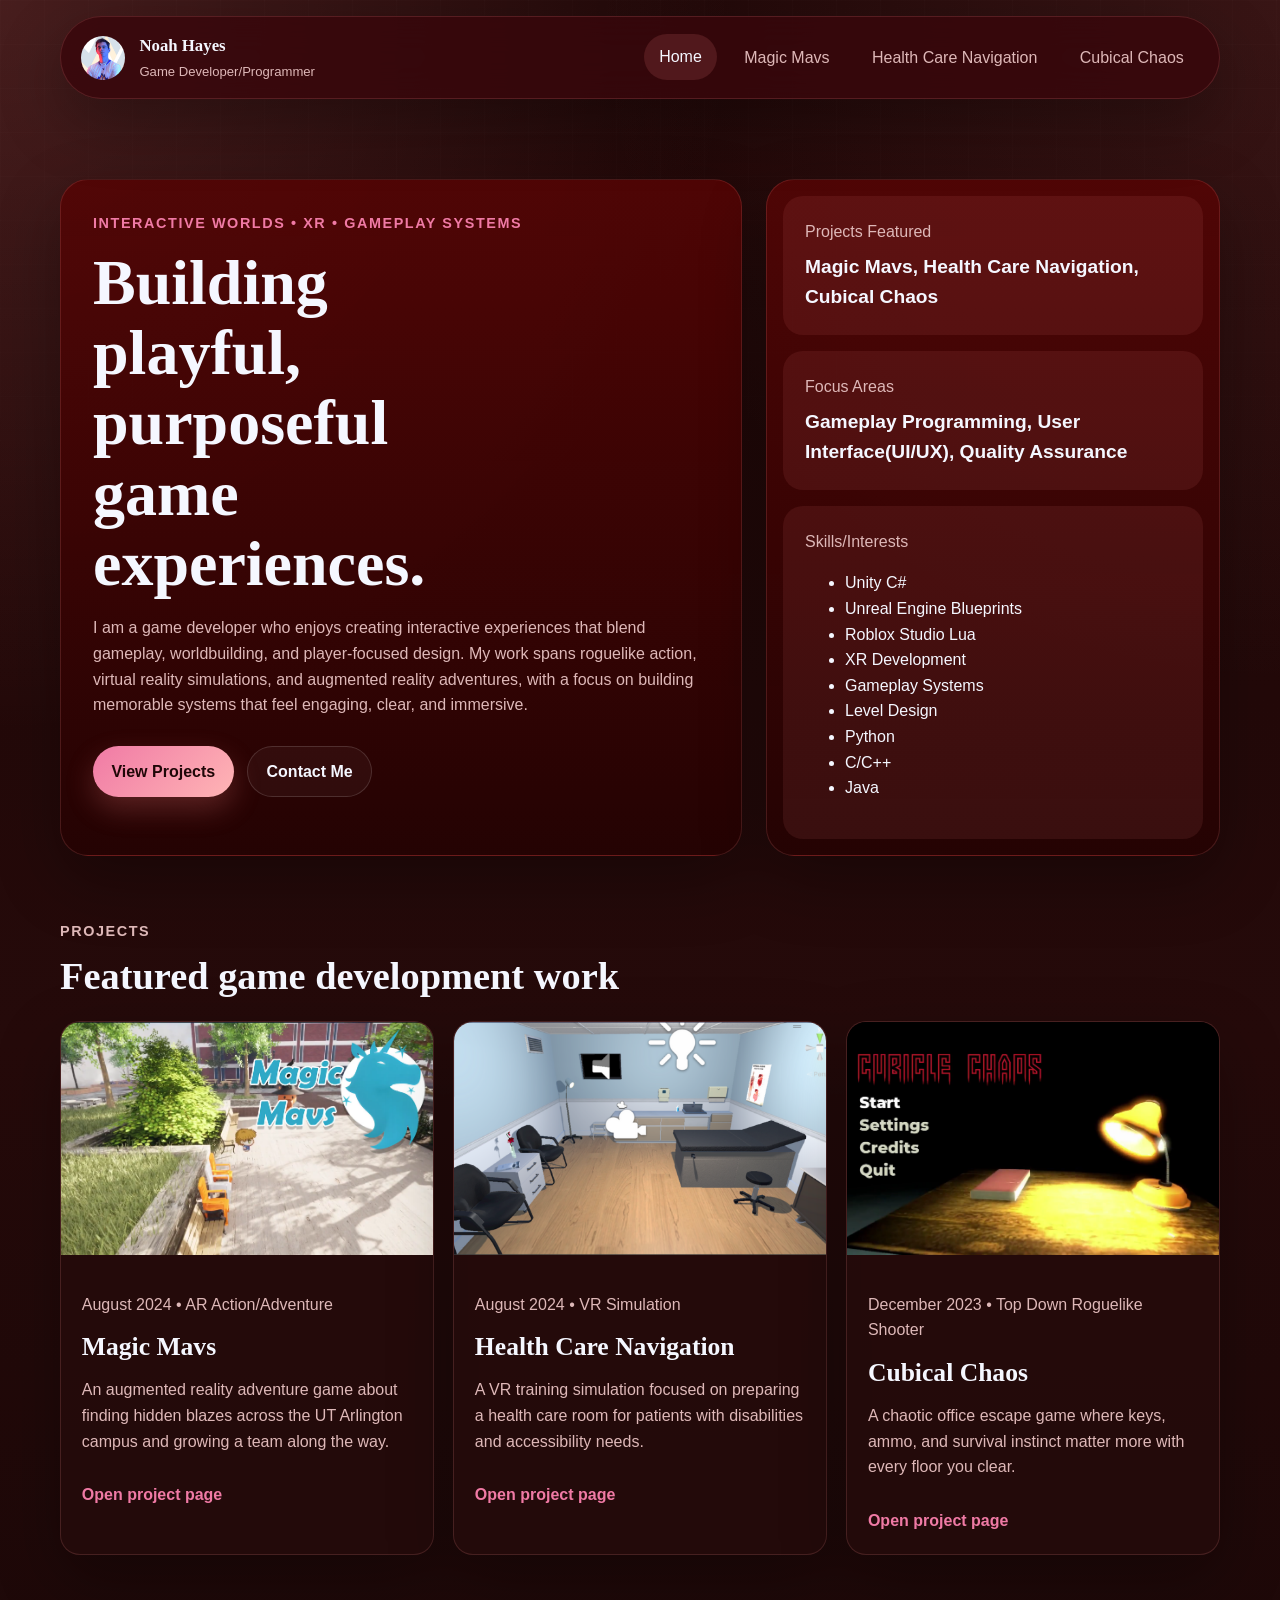
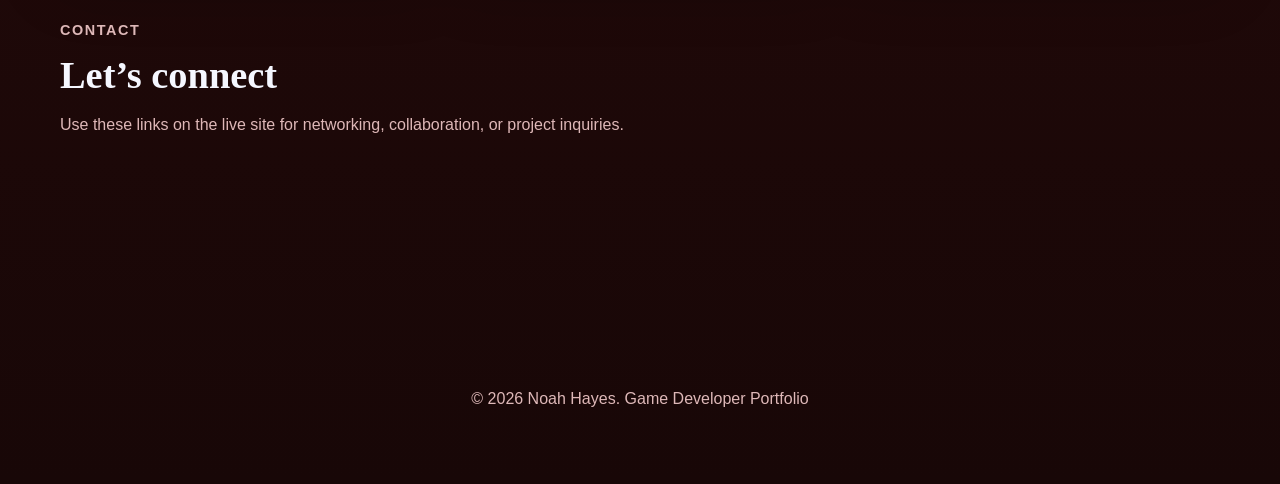
<file: index.html>
<!DOCTYPE html>
<html lang="en">
<head>
  <meta charset="UTF-8">
  <meta name="viewport" content="width=device-width, initial-scale=1.0">
  <title>Noah Hayes | Game Development Portfolio</title>
  <meta
    name="description"
    content="Portfolio website template for Noah Hayes featuring game development projects, media placeholders, and contact information."
  >
  <link rel="stylesheet" href="styles.css">
  <script src="script.js" defer></script>
</head>
<body data-page="home">
  <div class="site-shell">
    <header class="site-header">
      <a class="brand" href="index.html">
        <!-- <span class="brand-mark">NH</span> -->
        <img src="images/player.png" alt="Noah Hayes" class="profile-pic">
        <span class="brand-text">
          <strong>Noah Hayes</strong>
          <span>Game Developer/Programmer</span>
        </span>
      </a>

      <button class="menu-toggle" type="button" aria-expanded="false" aria-controls="site-nav">
        Menu
      </button>

      <nav class="site-nav" id="site-nav" aria-label="Primary">
        <a href="index.html">Home</a>
        <a href="magic-mavs.html">Magic Mavs</a>
        <a href="health-care-navigation.html">Health Care Navigation</a>
        <a href="cubical-chaos.html">Cubical Chaos</a>
      </nav>
    </header>

    <main>
      <section class="hero hero-home">
        <div class="hero-copy reveal">
          <p class="eyebrow">Interactive Worlds • XR • Gameplay Systems</p>
          <h1>Building playful, purposeful game experiences.</h1>
          <p class="hero-text">
            <!-- Edit this paragraph anytime to update your bio on the homepage. -->
            I am a game developer who enjoys creating interactive experiences that blend gameplay,
            worldbuilding, and player-focused design. My work spans roguelike action, virtual
            reality simulations, and augmented reality adventures, with a focus on building
            memorable systems that feel engaging, clear, and immersive.
          </p>

          <div class="hero-actions">
            <a class="button button-primary" href="#projects">View Projects</a>
            <a class="button button-secondary" href="#contact">Contact Me</a>
          </div>
        </div>

        <div class="hero-panel reveal">
          <div class="hero-stat-card">
            <span>Projects Featured</span>
            <strong>Magic Mavs, Health Care Navigation, Cubical Chaos</strong>
          </div>
          <div class="hero-stat-card">
            <span>Focus Areas</span>
            <strong>Gameplay Programming, User Interface(UI/UX), Quality Assurance</strong>
          </div>
          <div class="hero-stat-card">
            <span>Skills/Interests</span>
            <!--<strong>New screenshots and videos</strong>-->
            <ul>
              <li>Unity C#</li>
              <li>Unreal Engine Blueprints</li>
              <li>Roblox Studio Lua</li>
              <li>XR Development</li>
              <li>Gameplay Systems</li>
              <li>Level Design</li>
              <li>Python</li>
              <li>C/C++</li>
              <li>Java</li>
            </ul>
          </div>
        </div>
      </section>

      <section class="section" id="projects">
        <div class="section-heading reveal">
          <p class="eyebrow">Projects</p>
          <h2>Featured game development work</h2>
          <!-- <p>
            Each project page already includes placeholder media, overview text, and a structure
            you can expand anytime.
          </p> -->
        </div>

        <div class="project-grid">
          <article class="project-card reveal">
            <a href="magic-mavs.html">
              <img
                src="images/magicmavs.png"
                alt="Magic Mavs placeholder cover art"
                class="project-thumb"
              >
            </a>
            <div class="project-card-body">
              <p class="project-meta">August 2024 • AR Action/Adventure</p>
              <h3>Magic Mavs</h3>
              <p>
                An augmented reality adventure game about finding hidden blazes across the UT Arlington campus and
                growing a team along the way.
              </p>
              <a class="text-link" href="magic-mavs.html">Open project page</a>
            </div>
          </article>

          <article class="project-card reveal">
            <a href="health-care-navigation.html">
              <img
                src="images/healthcarenavigation.png"
                alt="Health Care Navigation placeholder cover art"
                class="project-thumb"
              >
            </a>
            <div class="project-card-body">
              <p class="project-meta">August 2024 • VR Simulation</p>
              <h3>Health Care Navigation</h3>
              <p>
                A VR training simulation focused on preparing a health care room for patients with
                disabilities and accessibility needs.
              </p>
              <a class="text-link" href="health-care-navigation.html">Open project page</a>
            </div>
          </article>

          <article class="project-card reveal">
            <a href="cubical-chaos.html">
              <img
                src="images/cubicalchaos.png"
                alt="Cubical Chaos placeholder cover art"
                class="project-thumb"
              >
            </a>
            <div class="project-card-body">
              <p class="project-meta">December 2023 • Top Down Roguelike Shooter</p>
              <h3>Cubical Chaos</h3>
              <p>
                A chaotic office escape game where keys, ammo, and survival instinct matter more
                with every floor you clear.
              </p>
              <a class="text-link" href="cubical-chaos.html">Open project page</a>
            </div>
          </article>
        </div>
      </section>

      <section class="section section-contact" id="contact">
        <div class="section-heading reveal">
          <p class="eyebrow">Contact</p>
          <h2>Let’s connect</h2>
          <p>Use these links on the live site for networking, collaboration, or project inquiries.</p>
        </div>

        <div class="contact-grid">
          <a class="contact-card reveal" href="https://www.linkedin.com/in/nhay45" target="_blank" rel="noreferrer">
            <span class="contact-label">LinkedIn</span>
            <strong>www.linkedin.com/in/nhay45</strong>
          </a>
          <a class="contact-card reveal" href="https://github.com/Nch2792" target="_blank" rel="noreferrer">
            <span class="contact-label">GitHub</span>
            <strong>github.com/Nch2792</strong>
          </a>
          <a class="contact-card reveal" href="mailto:noahchayes@gmail.com">
            <span class="contact-label">Email</span>
            <strong>noahchayes@gmail.com</strong>
          </a>
        </div>
      </section>
    </main>

    <footer class="site-footer">
      <p>© <span id="current-year"></span> Noah Hayes. Game Developer Portfolio</p>
    </footer>
  </div>
</body>
</html>
</file>
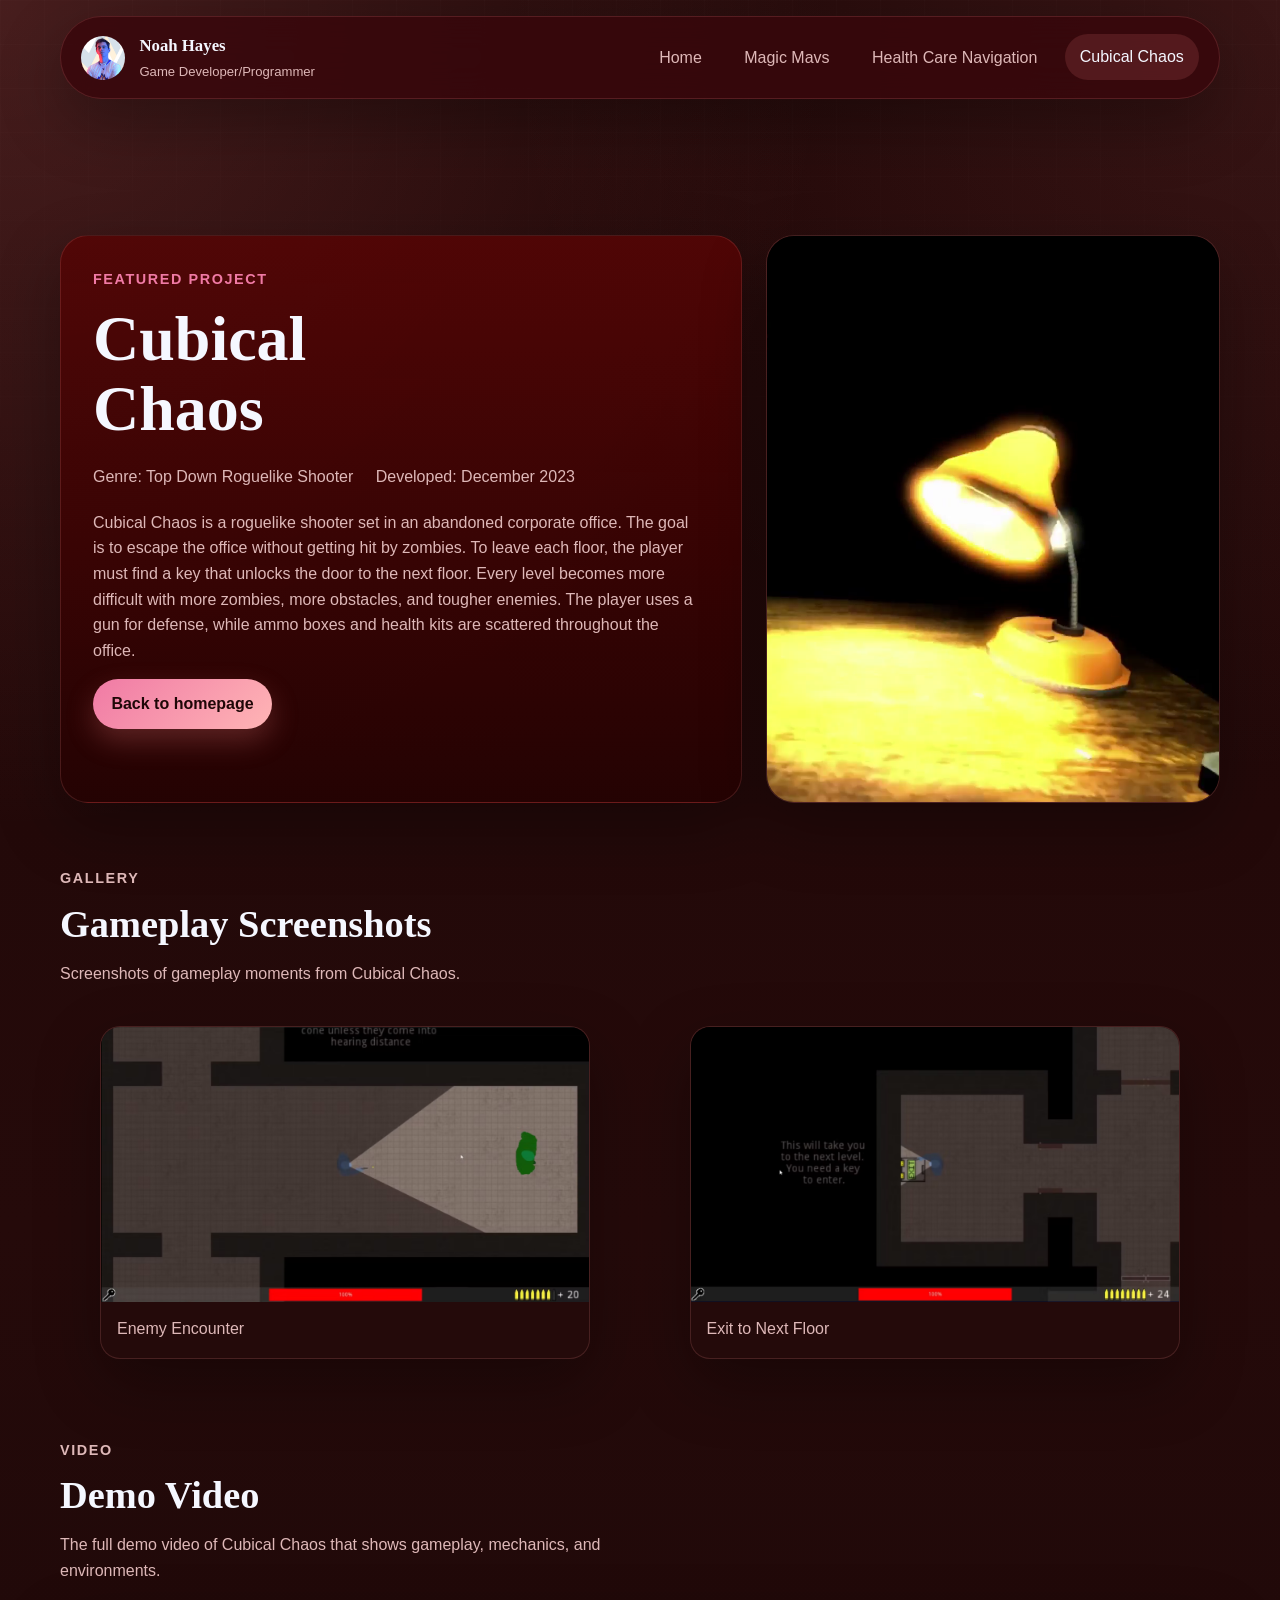
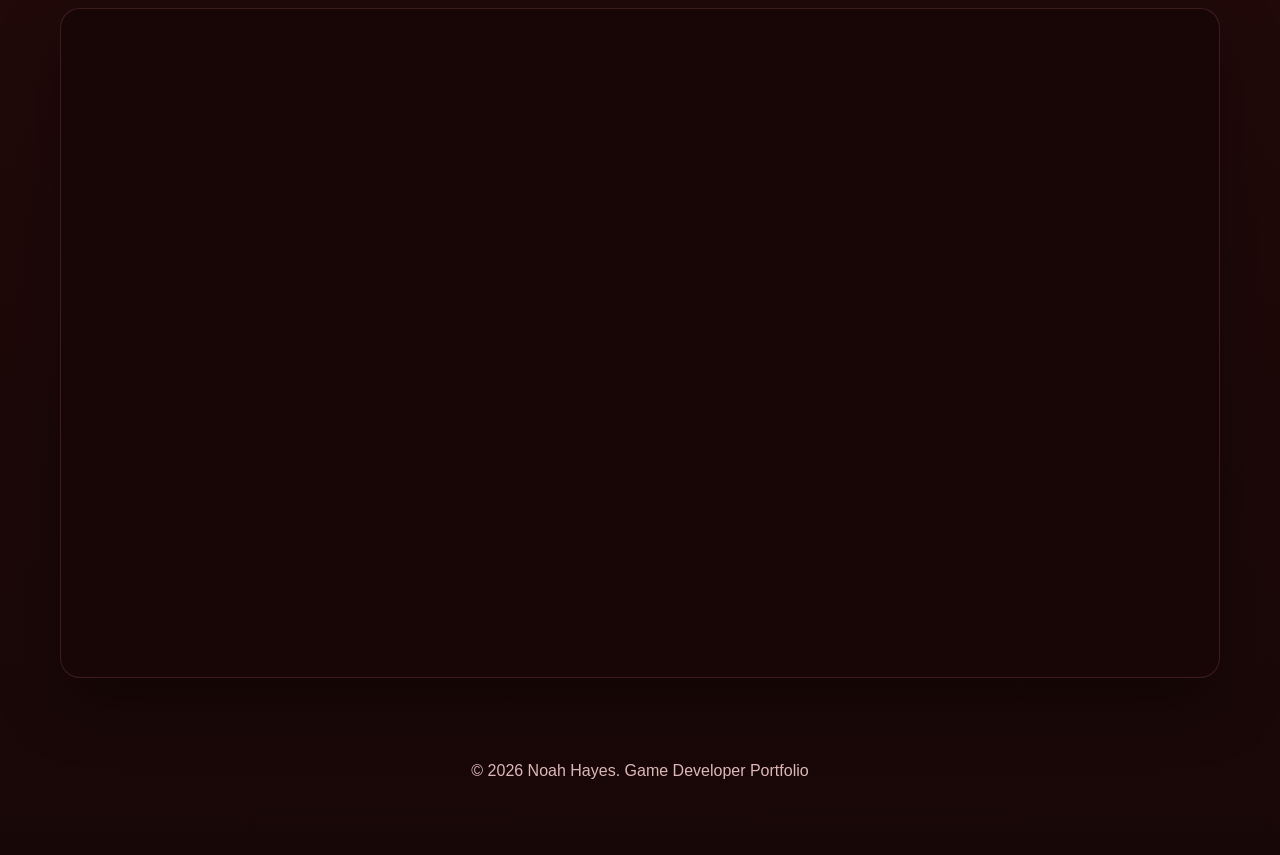
<file: cubical-chaos.html>
<!DOCTYPE html>
<html lang="en">
<head>
  <meta charset="UTF-8">
  <meta name="viewport" content="width=device-width, initial-scale=1.0">
  <title>Cubical Chaos | Noah Hayes</title>
  <meta
    name="description"
    content="Cubical Chaos project page featuring a description, date, genre, placeholder gallery, and video slot."
  >
  <link rel="stylesheet" href="styles.css">
  <script src="script.js" defer></script>
</head>
<body data-page="cubical-chaos">
  <div class="site-shell">
    <header class="site-header">
      <a class="brand" href="index.html">
        <!-- <span class="brand-mark">NH</span> -->
        <img src="images/player.png" alt="Noah Hayes" class="profile-pic">
        <span class="brand-text">
          <strong>Noah Hayes</strong>
          <span>Game Developer/Programmer</span>
        </span>
      </a>

      <button class="menu-toggle" type="button" aria-expanded="false" aria-controls="site-nav">
        Menu
      </button>

      <nav class="site-nav" id="site-nav" aria-label="Primary">
        <a href="index.html">Home</a>
        <a href="magic-mavs.html">Magic Mavs</a>
        <a href="health-care-navigation.html">Health Care Navigation</a>
        <a href="cubical-chaos.html">Cubical Chaos</a>
      </nav>
    </header>

    <main class="project-page">
      <section class="project-hero reveal">
        <div class="project-hero-copy">
          <p class="eyebrow">Featured Project</p>
          <h1>Cubical Chaos</h1>
          <div class="project-details">
            <span>Genre: Top Down Roguelike Shooter</span>
            <span>Developed: December 2023</span>
          </div>
          <p class="project-description">
            Cubical Chaos is a roguelike shooter set in an abandoned corporate office. The goal is
            to escape the office without getting hit by zombies. To leave each floor, the player
            must find a key that unlocks the door to the next floor. Every level becomes more
            difficult with more zombies, more obstacles, and tougher enemies. The player uses a
            gun for defense, while ammo boxes and health kits are scattered throughout the office.
          </p>
          <a class="button button-primary" href="index.html#projects">Back to homepage</a>
        </div>

        <img
          class="project-hero-image"
          src="images/cubicalchaos.png"
          alt="Cubical Chaos placeholder hero art"
        >
      </section>

      <section class="section">
        <div class="section-heading reveal">
          <p class="eyebrow">Gallery</p>
          <h2>Gameplay Screenshots</h2>
          <p>Screenshots of gameplay moments from Cubical Chaos.</p>
        </div>

        <div class="media-grid media-grid-images">
          <figure class="media-card reveal">
            <img src="images/cubicalchaosimg1.png" alt="Cubical Chaos placeholder scene one">
            <figcaption>Enemy Encounter</figcaption>
          </figure>
          <figure class="media-card reveal">
            <img src="images/cubicalchaosimg2.png" alt="Cubical Chaos placeholder scene two">
            <figcaption>Exit to Next Floor</figcaption>
          </figure>
        </div>
      </section>

      <section class="section">
        <div class="section-heading reveal">
          <p class="eyebrow">Video</p>
          <h2>Demo Video</h2>
          <p>
            The full demo video of Cubical Chaos that shows gameplay, mechanics, and environments.
          </p>
        </div>

        <div class="media-card media-card-video reveal">
          <!-- src="videos/cubicalchaos.mp4" -->
          <iframe
            class="video-placeholder-object"
            aria-label="Cubical Chaos demo video"
            src="https://www.youtube.com/embed/MD322XFCqeE"
            title="Cubical Chaos demo video"
            frameborder="0"
            allow="accelerometer; autoplay; clipboard-write; encrypted-media; gyroscope; picture-in-picture"
            allowfullscreen
          ></iframe>
        </div>
      </section>
    </main>

    <footer class="site-footer">
      <p>© <span id="current-year"></span> Noah Hayes. Game Developer Portfolio</p>
    </footer>
  </div>
</body>
</html>
</file>
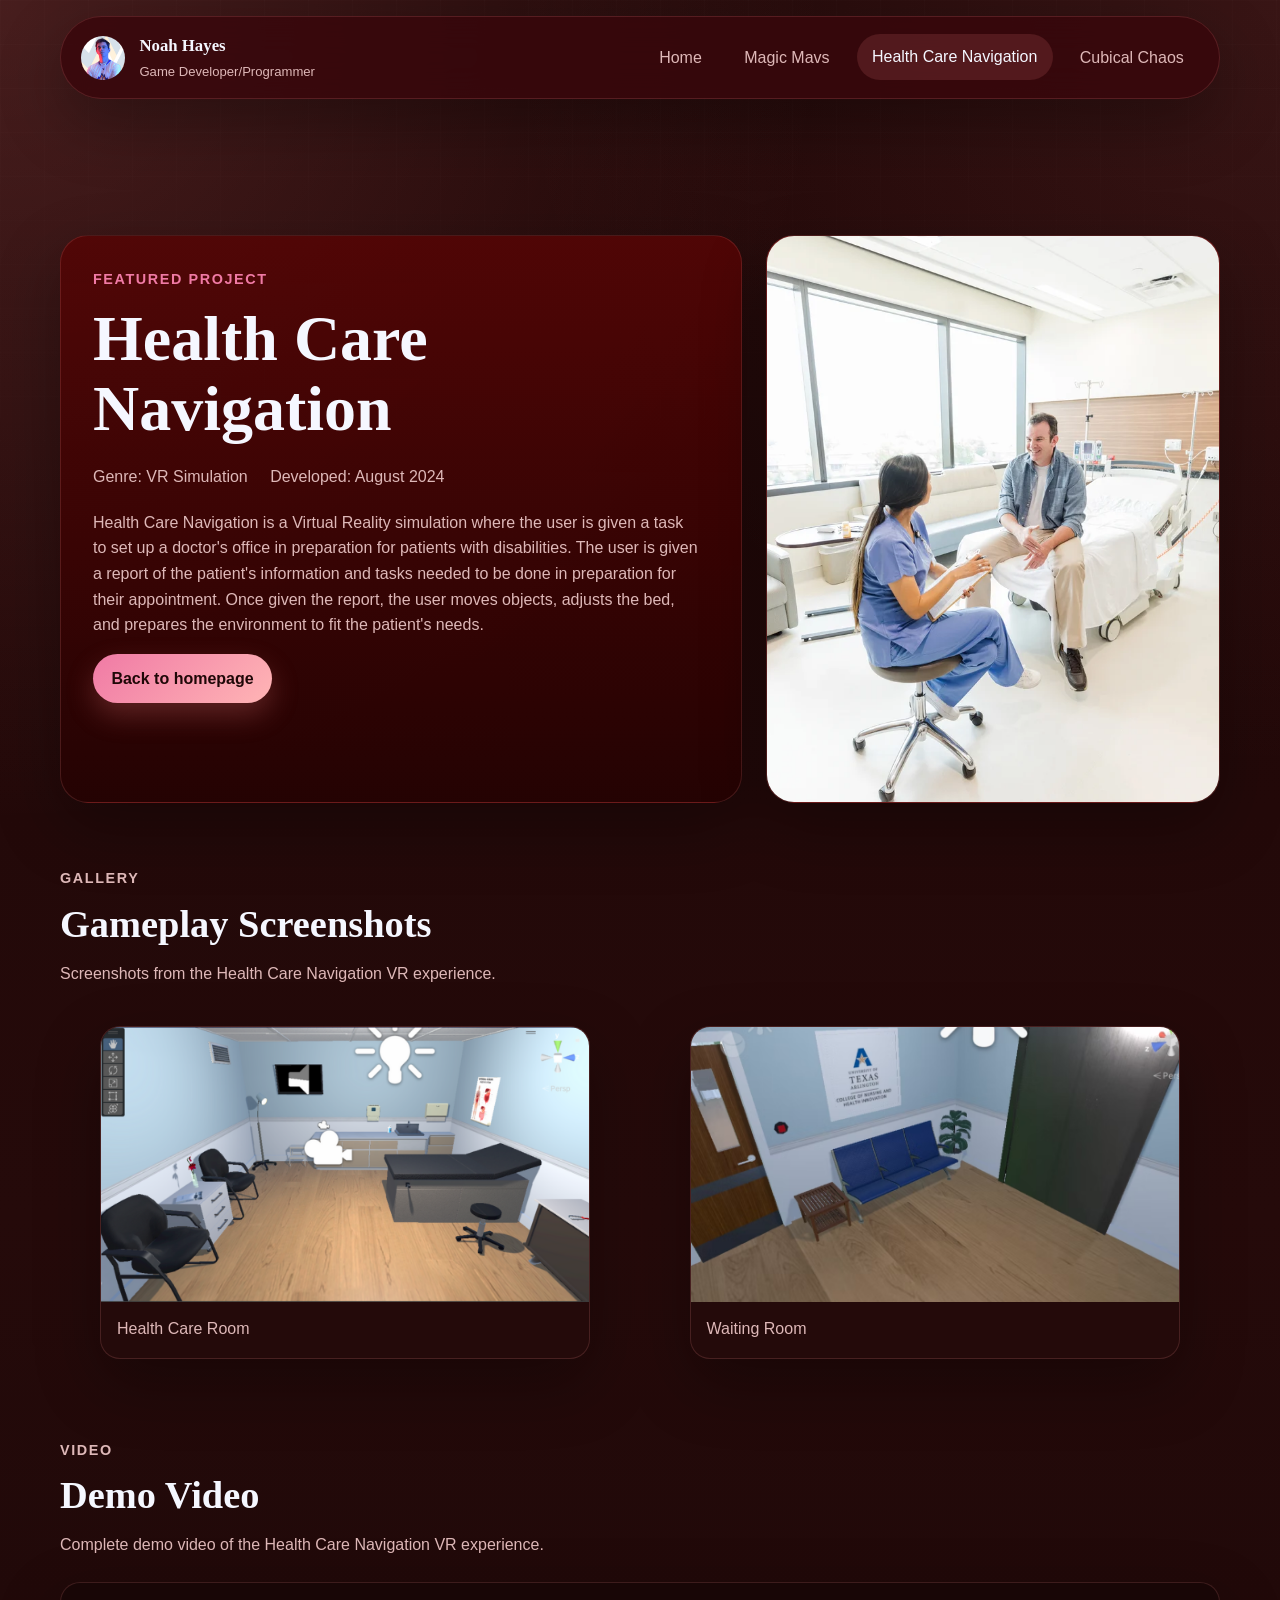
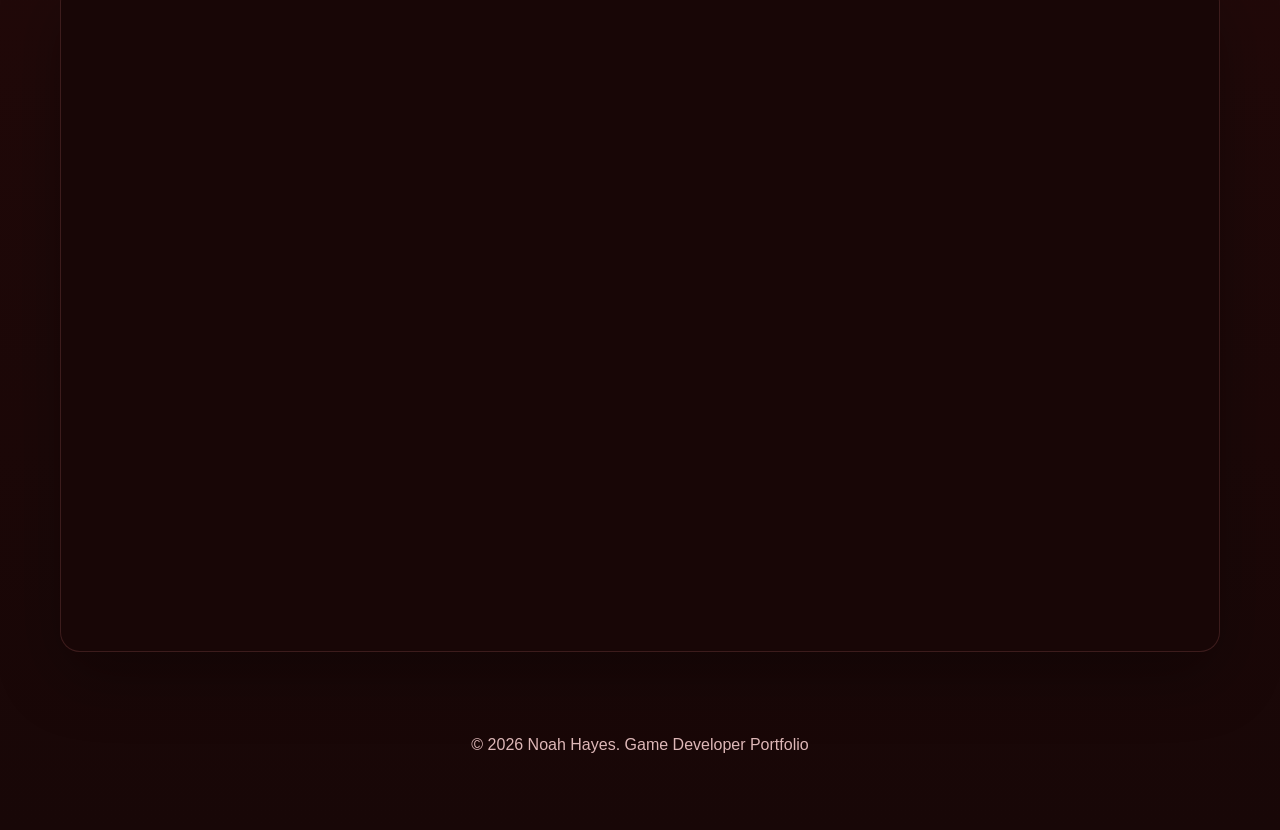
<file: health-care-navigation.html>
<!DOCTYPE html>
<html lang="en">
<head>
  <meta charset="UTF-8">
  <meta name="viewport" content="width=device-width, initial-scale=1.0">
  <title>Health Care Navigation | Noah Hayes</title>
  <meta
    name="description"
    content="Health Care Navigation project page featuring a description, date, genre, placeholder gallery, and video slot."
  >
  <link rel="stylesheet" href="styles.css">
  <script src="script.js" defer></script>
</head>
<body data-page="health-care-navigation">
  <div class="site-shell">
    <header class="site-header">
      <a class="brand" href="index.html">
        <!-- <span class="brand-mark">NH</span> -->
        <img src="images/player.png" alt="Noah Hayes" class="profile-pic">
        <span class="brand-text">
          <strong>Noah Hayes</strong>
          <span>Game Developer/Programmer</span>
        </span>
      </a>

      <button class="menu-toggle" type="button" aria-expanded="false" aria-controls="site-nav">
        Menu
      </button>

      <nav class="site-nav" id="site-nav" aria-label="Primary">
        <a href="index.html">Home</a>
        <a href="magic-mavs.html">Magic Mavs</a>
        <a href="health-care-navigation.html">Health Care Navigation</a>
        <a href="cubical-chaos.html">Cubical Chaos</a>
      </nav>
    </header>

    <main class="project-page">
      <section class="project-hero reveal">
        <div class="project-hero-copy">
          <p class="eyebrow">Featured Project</p>
          <h1>Health Care Navigation</h1>
          <div class="project-details">
            <span>Genre: VR Simulation</span>
            <span>Developed: August 2024</span>
          </div>
          <p class="project-description">
            Health Care Navigation is a Virtual Reality simulation where the user is given a task
            to set up a doctor's office in preparation for patients with disabilities. The user is
            given a report of the patient's information and tasks needed to be done in preparation
            for their appointment. Once given the report, the user moves objects, adjusts the bed,
            and prepares the environment to fit the patient's needs.
          </p>
          <a class="button button-primary" href="index.html#projects">Back to homepage</a>
        </div>

        <img
          class="project-hero-image-health-care"
          src="images/healthcarenavimg3.png"
          alt="Health Care Navigation placeholder hero art"
        >
      </section>

      <section class="section">
        <div class="section-heading reveal">
          <p class="eyebrow">Gallery</p>
          <h2>Gameplay Screenshots</h2>
          <p>Screenshots from the Health Care Navigation VR experience.</p>
        </div>

        <div class="media-grid media-grid-images">
          <figure class="media-card reveal">
            <img
              src="images/healthcarenavigation.png"
              alt="Health Care Navigation placeholder scene one"
            >
            <figcaption>Health Care Room</figcaption>
          </figure>
          <figure class="media-card reveal">
            <img
              src="images/healthcarenav2.png"
              alt="Health Care Navigation placeholder scene two"
            >
            <figcaption>Waiting Room</figcaption>
          </figure>
        </div>
      </section>

      <section class="section">
        <div class="section-heading reveal">
          <p class="eyebrow">Video</p>
          <h2>Demo Video</h2>
          <p>
            Complete demo video of the Health Care Navigation VR experience. 
          </p>
        </div>

        <div class="media-card media-card-video reveal">
          <!-- src="https://www.youtube.com/watch?v=HqNKqiKngm4" -->
          <!-- src="videos/HealthCareNav.mp4" -->
          <iframe
            class="video-placeholder-object"
            aria-label="Health Care Navigation demo video"
            src="https://www.youtube.com/embed/HqNKqiKngm4"
            title="Health Care Navigation demo video"
            frameborder="0"
            allow="accelerometer; autoplay; clipboard-write; encrypted-media; gyroscope; picture-in-picture"
            allowfullscreen
          ></iframe>
        </div>
      </section>
    </main>

    <footer class="site-footer">
      <p>© <span id="current-year"></span> Noah Hayes. Game Developer Portfolio</p>
    </footer>
  </div>
</body>
</html>
</file>
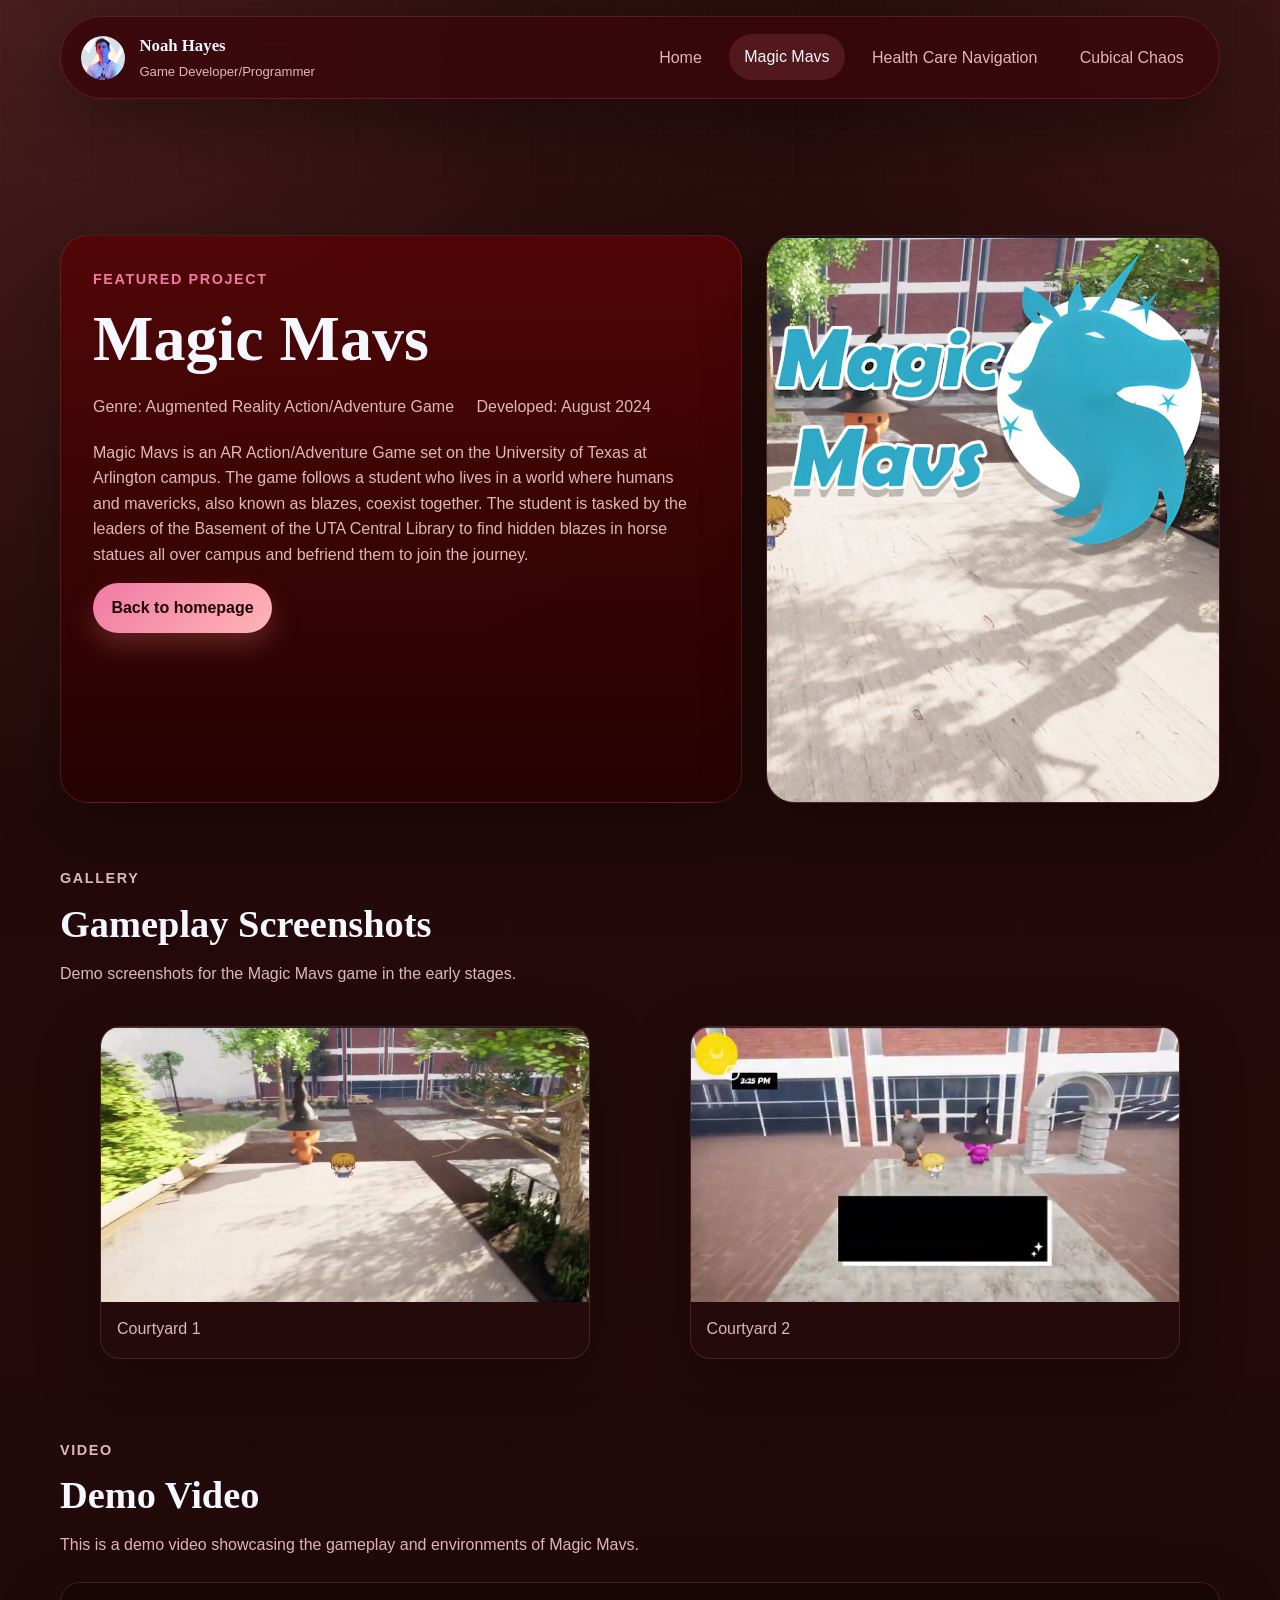
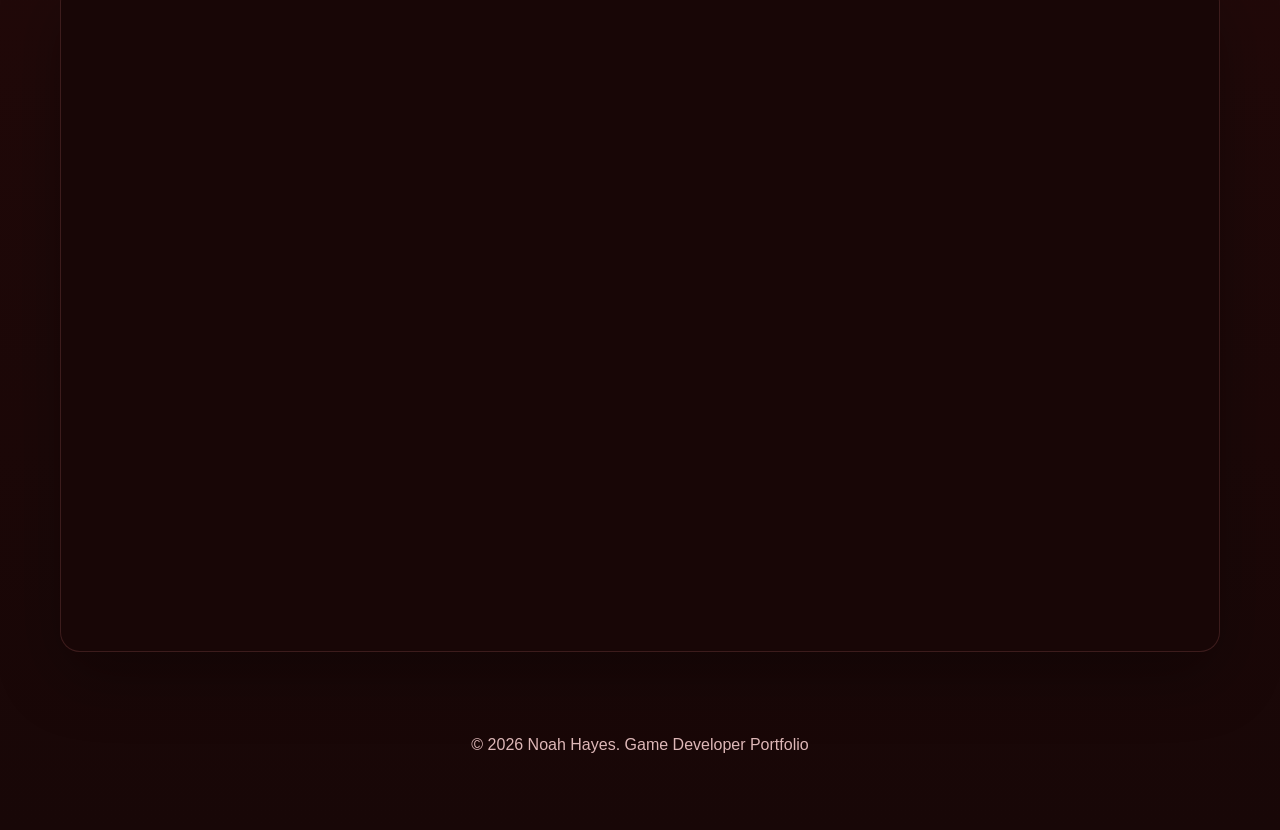
<file: magic-mavs.html>
<!DOCTYPE html>
<html lang="en">
<head>
  <meta charset="UTF-8">
  <meta name="viewport" content="width=device-width, initial-scale=1.0">
  <title>Magic Mavs | Noah Hayes</title>
  <meta
    name="description"
    content="Magic Mavs project page featuring a description, date, genre, placeholder gallery, and video slot."
  >
  <link rel="stylesheet" href="styles.css">
  <script src="script.js" defer></script>
</head>
<body data-page="magic-mavs">
  <div class="site-shell">
    <header class="site-header">
      <a class="brand" href="index.html">
        <!-- <span class="brand-mark">NH</span> -->
        <img src="images/player.png" alt="Noah Hayes" class="profile-pic">
        <span class="brand-text">
          <strong>Noah Hayes</strong>
          <span>Game Developer/Programmer</span>
        </span>
      </a>

      <button class="menu-toggle" type="button" aria-expanded="false" aria-controls="site-nav">
        Menu
      </button>

      <nav class="site-nav" id="site-nav" aria-label="Primary">
        <a href="index.html">Home</a>
        <a href="magic-mavs.html">Magic Mavs</a>
        <a href="health-care-navigation.html">Health Care Navigation</a>
        <a href="cubical-chaos.html">Cubical Chaos</a>
      </nav>
    </header>

    <main class="project-page">
      <section class="project-hero reveal">
        <div class="project-hero-copy">
          <p class="eyebrow">Featured Project</p>
          <h1>Magic Mavs</h1>
          <div class="project-details">
            <span>Genre: Augmented Reality Action/Adventure Game</span>
            <span>Developed: August 2024</span>
          </div>
          <p class="project-description">
            Magic Mavs is an AR Action/Adventure Game set on the University of Texas at Arlington
            campus. The game follows a student who lives in a world where humans and mavericks,
            also known as blazes, coexist together. The student is tasked by the leaders of the
            Basement of the UTA Central Library to find hidden blazes in horse statues all over
            campus and befriend them to join the journey.
          </p>
          <a class="button button-primary" href="index.html#projects">Back to homepage</a>
        </div>

        <img
          class="project-hero-image-magic-mavs"
          src="images/magicmavs.png"
          alt="Magic Mavs placeholder hero art"
        >
      </section>

      <section class="section">
        <div class="section-heading reveal">
          <p class="eyebrow">Gallery</p>
          <h2>Gameplay Screenshots</h2>
          <p>Demo screenshots for the Magic Mavs game in the early stages.</p>
        </div>

        <div class="media-grid media-grid-images">
          <figure class="media-card reveal">
            <img src="images/magicmavsimg1.png" alt="Magic Mavs placeholder scene one">
            <figcaption>Courtyard 1</figcaption>
          </figure>
          <figure class="media-card reveal">
            <img src="images/magicmavsimg2.png" alt="Magic Mavs placeholder scene two">
            <figcaption>Courtyard 2</figcaption>
          </figure>
        </div>
      </section>

      <section class="section">
        <div class="section-heading reveal">
          <p class="eyebrow">Video</p>
          <h2>Demo Video</h2>
          <p>
            This is a demo video showcasing the gameplay and environments of Magic Mavs.
          </p>
        </div>
        
        <div class="media-card media-card-video reveal">
          <!-- src="https://www.youtube.com/watch?v=RLWG82ysP-o" -->
          <!-- src="videos/magicmavsdemo.mp4" -->
          <iframe
            class="video-placeholder-object"
            aria-label="Magic Mavs demo video"
            src="https://www.youtube.com/embed/RLWG82ysP-o"
            title="Magic Mavs demo video"
            frameborder="0"
            allow="accelerometer; autoplay; clipboard-write; encrypted-media; gyroscope; picture-in-picture"
            allowfullscreen
          ></iframe>
        </div>
      </section>
    </main>

    <footer class="site-footer">
      <p>© <span id="current-year"></span> Noah Hayes. Game Developer Portfolio</p>
    </footer>
  </div>
</body>
</html>
</file>
<file: styles.css>
/* :root {
  --bg: #09111d;
  --bg-soft: #101b2f;
  --surface: rgba(12, 21, 37, 0.82);
  --surface-strong: rgba(15, 27, 46, 0.94);
  --surface-border: rgba(143, 185, 255, 0.16);
  --text: #f5f7ff;
  --muted: #b8c2de;
  --accent: #7af0c8;
  --accent-strong: #ffb84d;
  --accent-secondary: #84a8ff;
  --shadow: 0 24px 65px rgba(0, 0, 0, 0.3);
  --radius-xl: 28px;
  --radius-lg: 20px;
  --radius-md: 14px;
  --content-width: 1160px;
} */

:root {
  --bg: #1d0909;
  --bg-soft: #2f1010;
  --surface: rgba(37, 12, 12, 0.82);
  --surface-strong: rgba(46, 15, 15, 0.94);
  --surface-border: rgba(255, 143, 143, 0.16);
  --text: #f5f7ff;
  --muted: #deb8b8;
  --accent: #f07aa5;
  --accent-strong: #ffb84d;
  --accent-secondary: #ff8484;
  --shadow: 0 24px 65px rgba(0, 0, 0, 0.3);
  --radius-xl: 28px;
  --radius-lg: 20px;
  --radius-md: 14px;
  --content-width: 1160px;
}

* {
  box-sizing: border-box;
}

html {
  scroll-behavior: smooth;
}

body {
  margin: 0;
  min-height: 100vh;
  font-family: "Trebuchet MS", "Segoe UI", sans-serif;
  color: var(--text);
  background:
    radial-gradient(circle at top left, rgba(255, 132, 132, 0.18), transparent 30%),
    radial-gradient(circle at top right, rgba(240, 122, 122, 0.12), transparent 28%),
    linear-gradient(180deg, #1f0707 0%, #250a0a 50%, #180707 100%);
  line-height: 1.6;
}

body::before {
  content: "";
  position: fixed;
  inset: 0;
  pointer-events: none;
  background-image:
    linear-gradient(rgba(255, 255, 255, 0.025) 1px, transparent 1px),
    linear-gradient(90deg, rgba(255, 255, 255, 0.025) 1px, transparent 1px);
  background-size: 44px 44px;
  mask-image: linear-gradient(180deg, rgba(0, 0, 0, 0.55), transparent 85%);
}

a {
  color: inherit;
  text-decoration: none;
}

img {
  display: block;
  /*display: none;*/
  max-width: 100%;
}

.site-shell {
  width: min(calc(100% - 2rem), var(--content-width));
  margin: 0 auto;
  padding-bottom: 2.5rem;
}

.site-header {
  position: sticky;
  top: 0.75rem;
  z-index: 10;
  display: flex;
  align-items: center;
  justify-content: space-between;
  gap: 1rem;
  margin-top: 1rem;
  padding: 1rem 1.25rem;
  border: 1px solid var(--surface-border);
  border-radius: 999px;
  background: rgba(57, 7, 12, 0.82);
  backdrop-filter: blur(18px);
  box-shadow: var(--shadow);
}

.brand {
  display: inline-flex;
  align-items: center;
  gap: 0.9rem;
}

.brand-mark {
  display: grid;
  place-items: center;
  width: 2.75rem;
  height: 2.75rem;
  border-radius: 50%;
  background: linear-gradient(135deg, var(--accent-secondary), var(--accent));
  color: #1f0707;
  font-weight: 800;
  letter-spacing: 0.05em;
}

.profile-pic {
  width: 2.75rem;
  height: 2.75rem;
  border-radius: 50%;
  position: relative;
  object-fit: cover;
  object-position: 10% 10%;
}

.brand-text {
  display: grid;
  gap: 0.1rem;
}

.brand-text strong {
  font-family: Georgia, "Times New Roman", serif;
  font-size: 1.05rem;
}

.brand-text span {
  font-size: 0.82rem;
  color: var(--muted);
}

.site-nav {
  display: flex;
  align-items: center;
  gap: 0.75rem;
}

.site-nav a {
  padding: 0.65rem 0.95rem;
  color: var(--muted);
  border-radius: 999px;
  transition: background-color 180ms ease, color 180ms ease, transform 180ms ease;
}

.site-nav a:hover,
.site-nav a.is-active {
  color: var(--text);
  background: rgba(255, 132, 132, 0.14);
  transform: translateY(-1px);
}

.menu-toggle {
  display: none;
  border: 0;
  border-radius: 999px;
  padding: 0.75rem 1rem;
  color: var(--text);
  background: rgba(255, 132, 132, 0.14);
  font: inherit;
}

.hero,
.project-hero {
  display: grid;
  grid-template-columns: minmax(0, 1.2fr) minmax(280px, 0.8fr);
  gap: 1.5rem;
  align-items: stretch;
  padding: 5rem 0 2rem;
}

.hero-copy,
.hero-panel,
.project-hero-copy,
.project-hero-image {
  border: 1px solid var(--surface-border);
  border-radius: var(--radius-xl);
  background: linear-gradient(180deg, rgba(43, 14, 14, 0.9), rgba(29, 9, 9, 0.88));
  box-shadow: var(--shadow);
  object-position: 94% 10%;
}

.hero-copy,
.hero-panel,
.project-hero-copy,
.project-hero-image-magic-mavs {
  border: 1px solid var(--surface-border);
  border-radius: var(--radius-xl);
  background: linear-gradient(180deg, rgba(43, 14, 14, 0.9), rgba(29, 9, 9, 0.88));
  box-shadow: var(--shadow);
  object-position: 90% 10%;
}

.hero-copy,
.hero-panel,
.project-hero-copy,
.project-hero-image-magic-mavs {
  border: 1px solid var(--surface-border);
  border-radius: var(--radius-xl);
  background: linear-gradient(180deg, rgba(43, 14, 14, 0.9), rgba(29, 9, 9, 0.88));
  box-shadow: var(--shadow);
  object-position: 90% 10%;
}

.hero-copy,
.hero-panel,
.project-hero-copy,
.project-hero-image-health-care {
  border: 1px solid var(--surface-border);
  border-radius: var(--radius-xl);
  background: linear-gradient(180deg, rgba(84, 5, 5, 0.9), rgba(37, 2, 2, 0.88));
  box-shadow: var(--shadow);
  object-position: 50% 10%;
}

.hero-copy,
.project-hero-copy {
  padding: 2rem;
}

.hero-panel {
  display: grid;
  gap: 1rem;
  padding: 1rem;
}

/* .hero-panel .hero-stat-card:nth-child(2) {
  transform: translateX(1.2rem);
}

.hero-panel .hero-stat-card:nth-child(3) {
  transform: translateX(2.4rem);
} */

.hero-stat-card {
  padding: 1.4rem;
  border-radius: var(--radius-lg);
  background: rgba(255, 132, 132, 0.09);
}

.hero-stat-card span,
.project-meta,
.contact-label,
.project-details span {
  color: var(--muted);
}

.hero-stat-card strong {
  display: block;
  margin-top: 0.45rem;
  font-size: 1.2rem;
}

.eyebrow {
  margin: 0 0 0.75rem;
  color: var(--accent);
  font-size: 0.9rem;
  font-weight: 700;
  letter-spacing: 0.11em;
  text-transform: uppercase;
}

h1,
h2,
h3 {
  margin: 0;
  font-family: Georgia, "Times New Roman", serif;
  line-height: 1.1;
}

h1 {
  font-size: clamp(2.7rem, 5vw, 4.7rem);
  max-width: 11ch;
}

h2 {
  font-size: clamp(2rem, 3vw, 3rem);
}

h3 {
  font-size: 1.6rem;
}

.hero-text,
.project-description,
.section-heading p,
.project-card-body p {
  max-width: 68ch;
  color: var(--muted);
}

.hero-actions {
  display: flex;
  flex-wrap: wrap;
  gap: 0.85rem;
  margin-top: 1.75rem;
}

.button {
  display: inline-flex;
  align-items: center;
  justify-content: center;
  min-height: 3rem;
  padding: 0.75rem 1.15rem;
  border-radius: 999px;
  font-weight: 700;
  transition: transform 180ms ease, box-shadow 180ms ease, background-color 180ms ease;
}

.button:hover {
  transform: translateY(-2px);
}

.button-primary {
  color: #1f0707;
  background: linear-gradient(135deg, var(--accent), #ffb5b5);
  box-shadow: 0 12px 28px rgba(240, 122, 122, 0.26);
}

.button-secondary {
  border: 1px solid rgba(255, 255, 255, 0.14);
  background: rgba(255, 255, 255, 0.04);
}

.section {
  padding: 2rem 0;
}

.section-heading {
  margin-bottom: 1.5rem;
}

.project-grid,
.contact-grid,
.media-grid {
  display: grid;
  gap: 1.2rem;
}

.project-grid {
  grid-template-columns: repeat(3, minmax(0, 1fr));
}

.contact-grid {
  grid-template-columns: repeat(3, minmax(0, 1fr));
}

.media-grid-images {
  grid-template-columns: repeat(2, minmax(0, 1fr));
}

.project-card,
.contact-card,
.media-card {
  overflow: hidden;
  border: 1px solid var(--surface-border);
  border-radius: var(--radius-lg);
  background: var(--surface);
  box-shadow: var(--shadow);
}

.project-thumb {
  aspect-ratio: 16 / 10;
  width: 100%;
  object-fit: cover;
}

.project-card-body,
.contact-card {
  padding: 1.3rem;
}

.contact-card {
  min-height: 9rem;
  display: grid;
  align-content: end;
  background:
    radial-gradient(circle at top right, rgba(255, 184, 77, 0.18), transparent 40%),
    linear-gradient(180deg, rgba(43, 14, 14, 0.92), rgba(29, 9, 9, 0.88));
}

.text-link {
  display: inline-flex;
  margin-top: 0.75rem;
  color: var(--accent);
  font-weight: 700;
}

.project-page {
  padding-top: 3.5rem;
}

.project-details {
  display: flex;
  flex-wrap: wrap;
  gap: 0.85rem 1.4rem;
  margin: 1.25rem 0;
}

.project-hero-image,
.project-hero-image-magic-mavs {
  aspect-ratio: 4 / 5;
  width: 100%;
  object-fit: cover;
}

.project-hero-image,
.project-hero-image-health-care {
  aspect-ratio: 4 / 5;
  width: 100%;
  object-fit: cover;
}

.media-card img,
.video-placeholder-object {
  width: 100%;
  aspect-ratio: 16 / 9;
  border: 0;
  object-fit: cover;
}

.media-card figcaption {
  padding: 0.9rem 1rem 1rem;
  color: var(--muted);
}

.media-card-video {
  padding: 0.65rem;
  background: rgba(24, 7, 7, 0.92);
}

.site-footer {
  padding: 2rem 0 1rem;
  color: var(--muted);
  text-align: center;
}

.reveal {
  opacity: 0;
  transform: translateY(18px);
  transition: opacity 500ms ease, transform 500ms ease;
}

.reveal.is-visible {
  opacity: 1;
  transform: translateY(0);
}

@media (max-width: 980px) {
  .hero,
  .project-hero,
  .project-grid,
  .contact-grid {
    grid-template-columns: 1fr;
  }

  .hero-panel .hero-stat-card:nth-child(2),
  .hero-panel .hero-stat-card:nth-child(3) {
    transform: none;
  }

  .site-header {
    flex-wrap: wrap;
    border-radius: 26px;
  }

  .menu-toggle {
    display: inline-flex;
  }

  .site-nav {
    display: none;
    width: 100%;
    flex-direction: column;
    align-items: stretch;
    padding-top: 0.35rem;
  }

  .site-nav.is-open {
    display: flex;
  }

  .site-nav a {
    text-align: center;
  }
}

@media (max-width: 720px) {
  .site-shell {
    width: min(calc(100% - 1rem), var(--content-width));
  }

  .hero,
  .project-hero {
    padding-top: 4.25rem;
  }

  .hero-copy,
  .project-hero-copy {
    padding: 1.35rem;
  }

  .media-grid-images {
    grid-template-columns: 1fr;
  }
}
</file>
